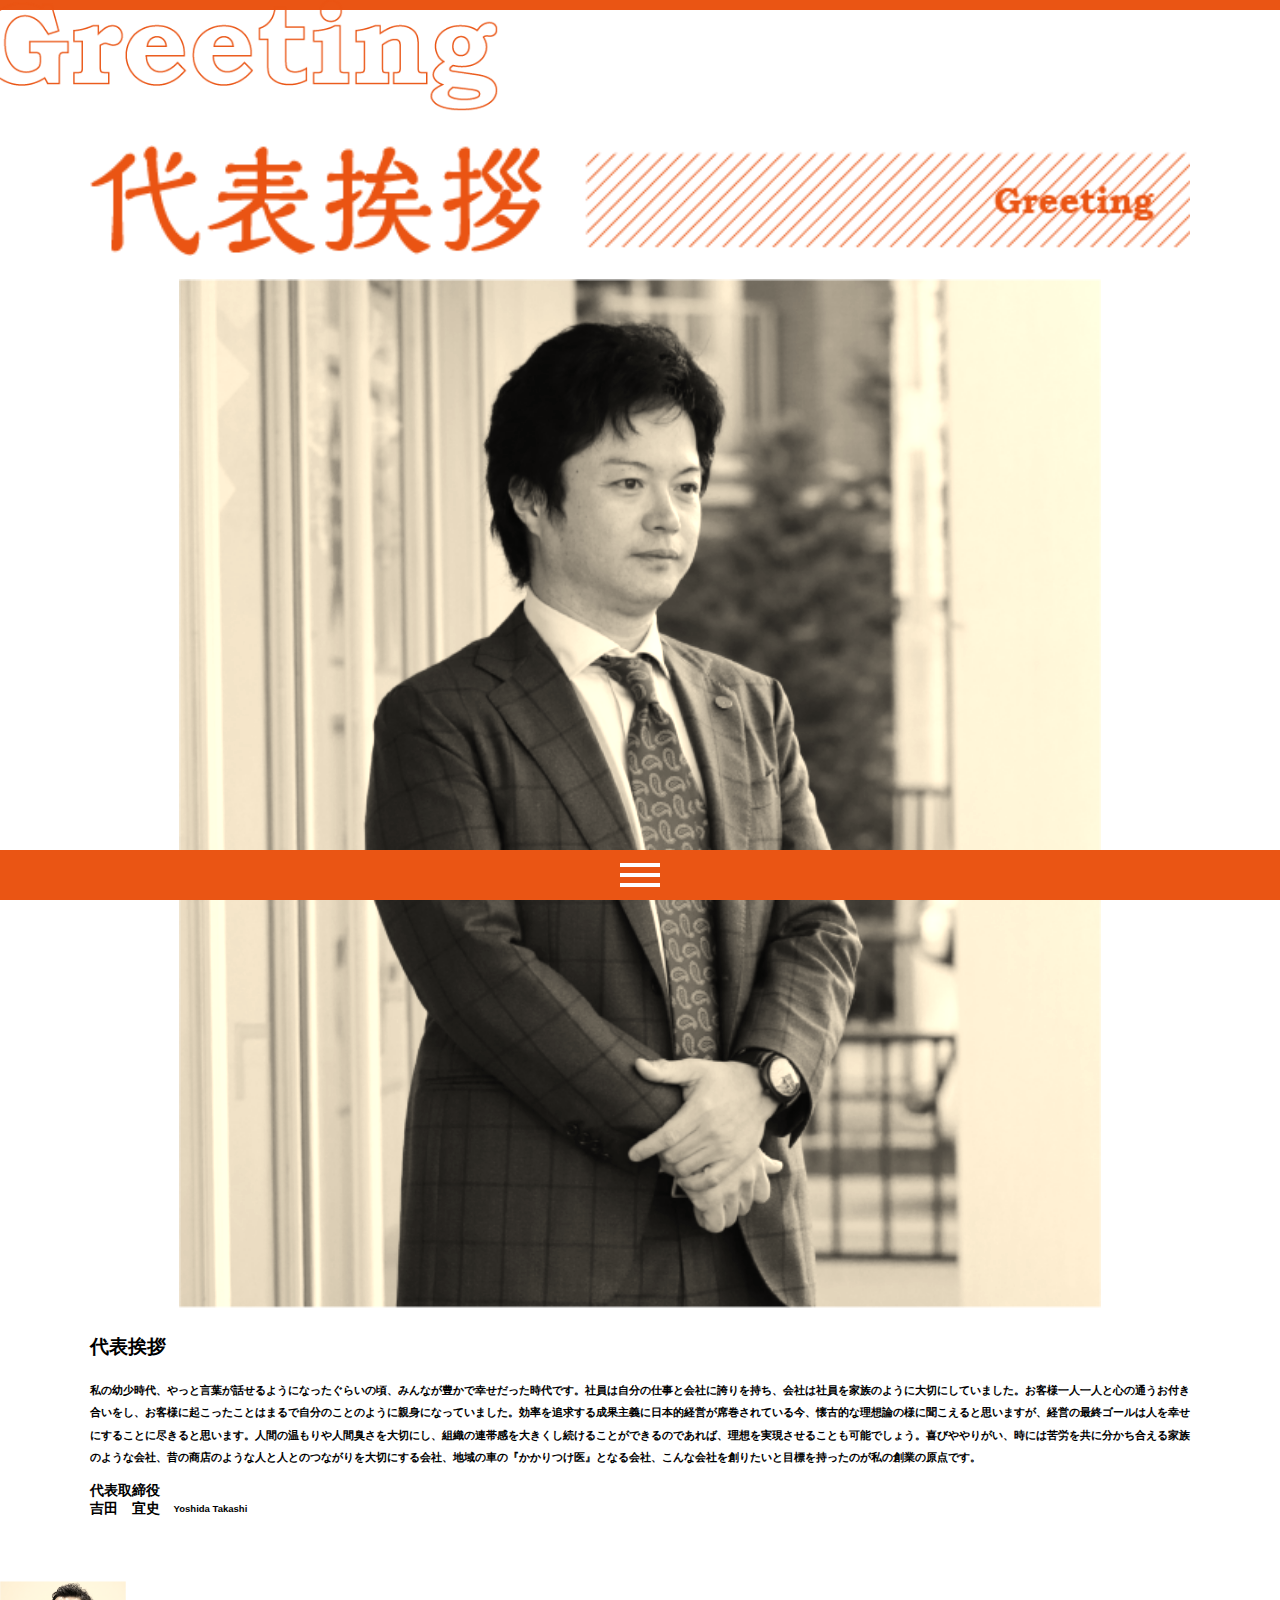
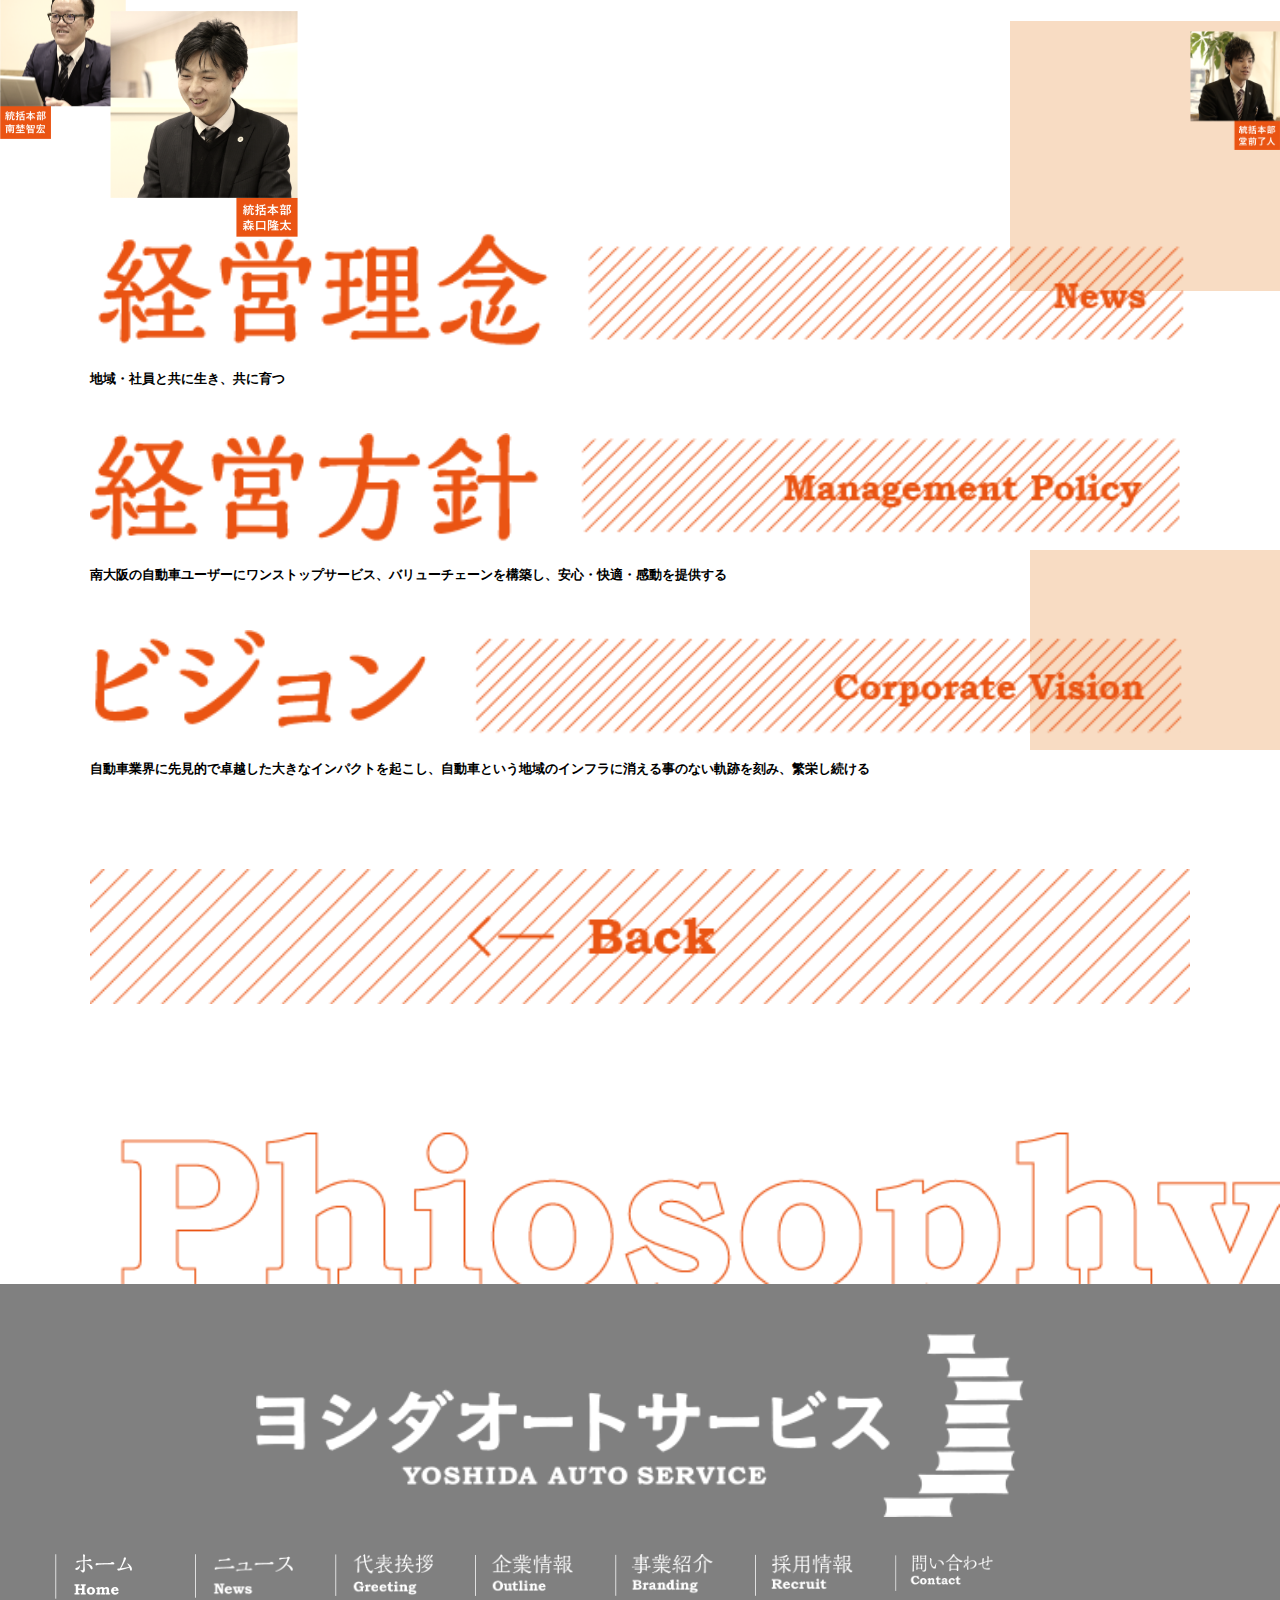
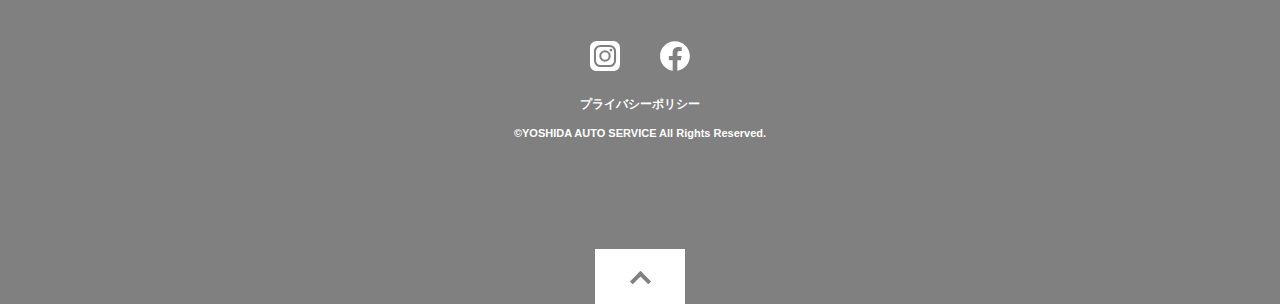
<file: greeting/index.html>
<!DOCTYPE html>
<html lang="ja">

<head>
    <meta charset="UTF-8">
    <meta name="viewport" content="width=device-width, initial-scale=1.0">
    <script src="https://ajax.googleapis.com/ajax/libs/jquery/3.3.1/jquery.min.js"></script>
    <script src="../common/js/script.js"></script>
    <title>ヨシダオートサービス｜代表挨拶</title>
    <link rel="stylesheet" href="../common/css/reset.css">
    <link rel="stylesheet" href="../common/css/template.css">
    <link rel="stylesheet" href="style.css">
</head>

<body>
    <div class="menu">
        <a class="menu_btn">
            <span class="menu_btn_line btnline-top"></span>
            <span class="menu_btn_line btnline-center"></span>
            <span class="menu_btn_line btnline-bottom"></span>
        </a>
        <nav class="menu_nav">
            <p class="menu_nav_logo">
                <img src="../common/img/footer_logo.png" alt="ヨシダオートサービス">
            </p>
            <ul class="menu_nav_list">
                <li>
                    <a href="../index.html">
                        <img src="../common/img/menu_nav1.png" alt="ホーム">
                    </a>
                </li>
                <li>
                    <a href="../news/index.html">
                        <img src="../common/img/menu_nav2.png" alt="ニュース">
                    </a>
                </li>
                <li>
                    <a href="index.html">
                        <img src="../common/img/menu_nav3.png" alt="代表挨拶">
                    </a>
                </li>
                <li>
                    <a href="../outline/index.html">
                        <img src="../common/img/menu_nav4.png" alt="企業情報">
                    </a>
                </li>
                <li>
                    <a href="../branding/index.html">
                        <img src="../common/img/menu_nav5.png" alt="事業紹介">
                    </a>
                </li>
                <li>
                    <a href="../recruit/index.html">
                        <img src="../common/img/menu_nav6.png" alt="採用情報">
                    </a>
                </li>
                <li>
                    <a href="../contact/index.html">
                        <img src="../common/img/menu_nav7.png" alt="問い合わせ">
                    </a>
                </li>
            </ul>
            <div class="menu_nav_sns">
                <div class="sns_instagram">
                    <a href="https://www.instagram.com/keinomori/"></a>
                </div>
                <div class="sns_facebook">
                    <a href="https://www.facebook.com/yosidaauto/"></a>
                </div>
            </div>
            <div class="menu_nav_policy">
                <a href="../privacy-policy/index.html">プライバシーポリシー</a>
            </div>
        </nav>
    </div>
    <main>
        <p class="main_logo">
            <img src="../common/img/greeting_logo.png" alt="Greeting">
        </p>
        <h2 class="main_title">
            <img src="../common/img/greeting_title.png" alt="代表挨拶">
        </h2>
        <div class="greeting">
            <div class="greeting_president">
                <img src="../common/img/greeting_president2.png" alt="">
            </div>
            <h3>代表挨拶</h3>
            <p class="greeting_text">私の幼少時代、やっと言葉が話せるようになったぐらいの頃、みんなが豊かで幸せだった時代です。社員は自分の仕事と会社に誇りを持ち、会社は社員を家族のように大切にしていました。お客様一人一人と心の通うお付き合いをし、お客様に起こったことはまるで自分のことのように親身になっていました。効率を追求する成果主義に日本的経営が席巻されている今、懐古的な理想論の様に聞こえると思いますが、経営の最終ゴールは人を幸せにすることに尽きると思います。人間の温もりや人間臭さを大切にし、組織の連帯感を大きくし続けることができるのであれば、理想を実現させることも可能でしょう。喜びややりがい、時には苦労を共に分かち合える家族のような会社、昔の商店のような人と人とのつながりを大切にする会社、地域の車の『かかりつけ医』となる会社、こんな会社を創りたいと目標を持ったのが私の創業の原点です。
            </p>
            <p class="greeting_name">
                代表取締役<br>
                吉田　宜史　<span>Yoshida Takashi</span>
            </p>
        </div>
        <div class="menbers">
            <div class="menber-1">
                <img src="../common/img/greeting_membar3.png" alt="">
            </div>
            <div class="menber-2">
                <img src="../common/img/greeting_membar2.png" alt="">
            </div>
            <div class="menber-3">
                <img src="../common/img/greeting_membar1.png" alt="">
            </div>
        </div>
        <div class="philosophy">
            <h2>
                <img src="../common/img/greeting_philosophy.png" alt="経営理念">
            </h2>
            <p>地域・社員と共に生き、共に育つ</p>
        </div>
        <div class="policy">
            <h2>
                <img src="../common/img/greeting_policy.png" alt="経営方針">
            </h2>
            <p>南大阪の自動車ユーザーにワンストップサービス、バリューチェーンを構築し、安心・快適・感動を提供する</p>
        </div>
        <div class="vision">
            <h2>
                <img src="../common/img/greeting_vision.png" alt="ビジョン">
            </h2>
            <p>自動車業界に先見的で卓越した大きなインパクトを起こし、自動車という地域のインフラに消える事のない軌跡を刻み、繁栄し続ける</p>
        </div>
        <div class="back-btn">
            <a href="../index.html">
                <img src="../common/img/back_btn.png" alt="BACK">
            </a>
        </div>
        <p class="main-logo">
            <img src="../common/img/philosophy.png" alt="Philosophy">
        </p>
    </main>
    <footer>
        <p class="footer_logo">
            <img src="../common/img/footer_logo.png" alt="ヨシダオートサービス">
        </p>
        <nav>
            <ul class="footer_nav">
                <li>
                    <a href="../index.html">
                        <img src="../common/img/footer_home.png" alt="ホーム">
                    </a>
                </li>
                <li>
                    <a href="../news/index.html">
                        <img src="../common/img/footer_news.png" alt="ニュース">
                    </a>
                </li>
                <li>
                    <a href="index.html">
                        <img src="../common/img/footer_greeting.png" alt="代表挨拶">
                    </a>
                </li>
                <li>
                    <a href="../outline/index.html">
                        <img src="../common/img/footer_outline.png" alt="企業情報">
                    </a>
                </li>
                <li>
                    <a href="../branding/index.html">
                        <img src="../common/img/footer_branding.png" alt="事業紹介">
                    </a>
                </li>
                <li>
                    <a href="../recruit/index.html">
                        <img src="../common/img/footer_recruit.png" alt="採用情報">
                    </a>
                </li>
                <li>
                    <a href="../contact/index.html">
                        <img src="../common/img/footer_contact.png" alt="問い合わせ">
                    </a>
                </li>
            </ul>
        </nav>
        <div class="footer_sns">
            <div class="sns_instagram">
                <a href="https://www.instagram.com/keinomori/"></a>
            </div>
            <div class="sns_facebook">
                <a href="https://www.facebook.com/yosidaauto/"></a>
            </div>
        </div>
        <div class="footer_policy">
            <a href="../privacy-policy/index.html">プライバシーポリシー</a>
        </div>
        <p class="footer_copyright">&copy;YOSHIDA AUTO SERVICE All Rights Reserved.</p>
        <div class="footer_movetop">
            <a href="#" class="js-movetop">
                <div></div>
            </a>
        </div>
    </footer>
</body>

</html>
</file>
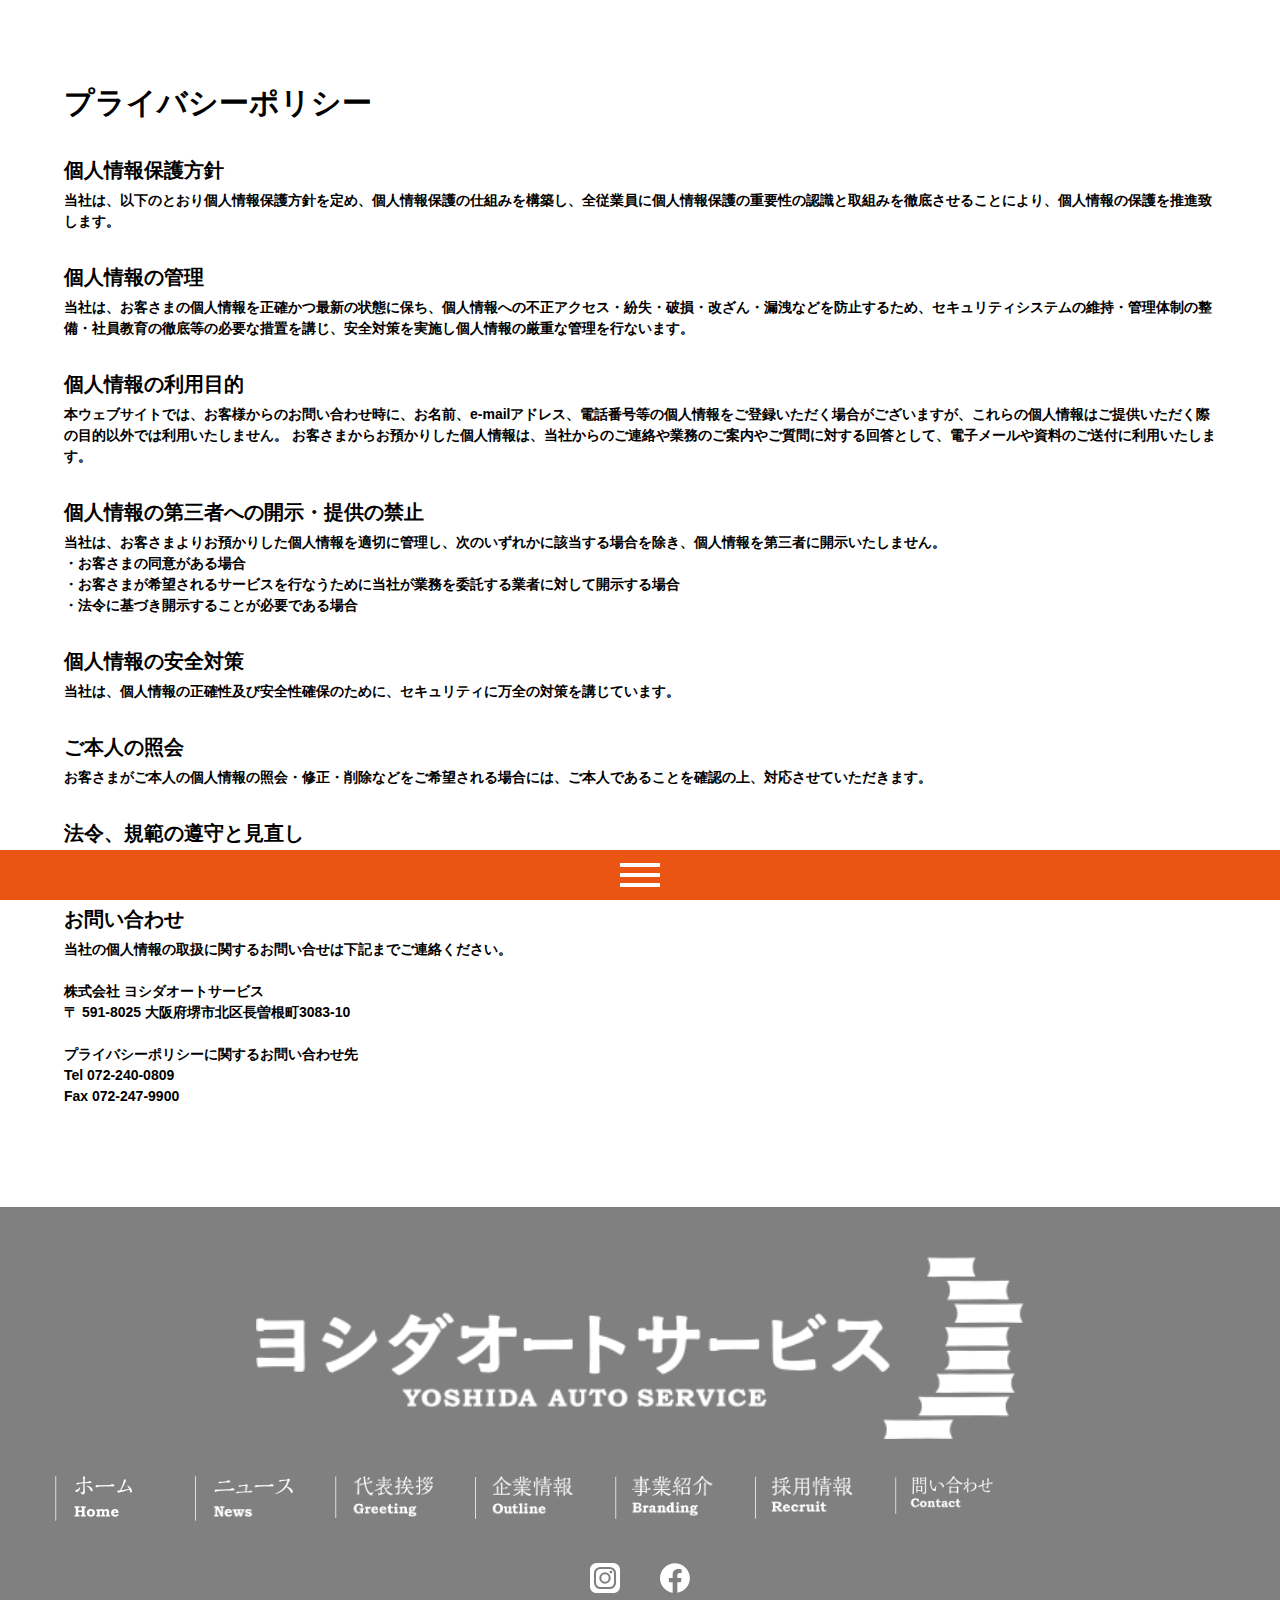
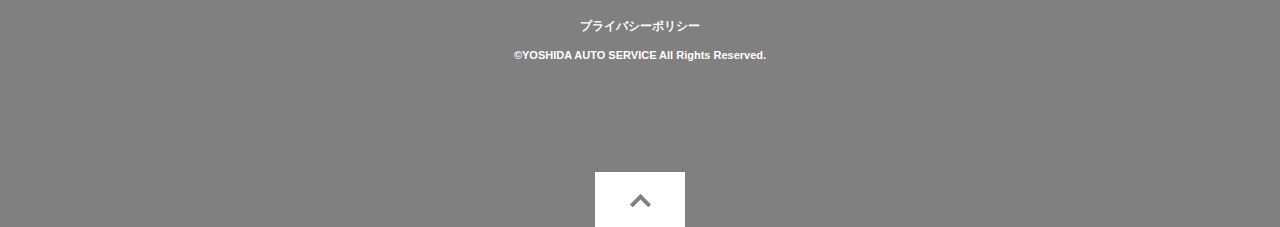
<file: privacy-policy/index.html>
<!DOCTYPE html>
<html lang="ja">

<head>
    <meta charset="UTF-8">
    <meta name="viewport" content="width=device-width, initial-scale=1.0">
    <script src="https://ajax.googleapis.com/ajax/libs/jquery/3.3.1/jquery.min.js"></script>
    <script src="../common/js/script.js"></script>
    <title>ヨシダオートサービス｜プライバシーポリシー</title>
    <link rel="stylesheet" href="../common/css/reset.css">
    <link rel="stylesheet" href="../common/css/template.css">
    <link rel="stylesheet" href="style.css">
</head>

<body>
    <div class="menu">
        <a class="menu_btn">
            <span class="menu_btn_line btnline-top"></span>
            <span class="menu_btn_line btnline-center"></span>
            <span class="menu_btn_line btnline-bottom"></span>
        </a>
        <nav class="menu_nav">
            <p class="menu_nav_logo">
                <img src="../common/img/footer_logo.png" alt="ヨシダオートサービス">
            </p>
            <ul class="menu_nav_list">
                <li>
                    <a href="../index.html">
                        <img src="../common/img/menu_nav1.png" alt="ホーム">
                    </a>
                </li>
                <li>
                    <a href="../news/index.html">
                        <img src="../common/img/menu_nav2.png" alt="ニュース">
                    </a>
                </li>
                <li>
                    <a href="../greeting/index.html">
                        <img src="../common/img/menu_nav3.png" alt="代表挨拶">
                    </a>
                </li>
                <li>
                    <a href="../outline/index.html">
                        <img src="../common/img/menu_nav4.png" alt="企業情報">
                    </a>
                </li>
                <li>
                    <a href="../branding/index.html">
                        <img src="../common/img/menu_nav5.png" alt="事業紹介">
                    </a>
                </li>
                <li>
                    <a href="../recruit/index.html">
                        <img src="../common/img/menu_nav6.png" alt="採用情報">
                    </a>
                </li>
                <li>
                    <a href="../contact/index.html">
                        <img src="../common/img/menu_nav7.png" alt="問い合わせ">
                    </a>
                </li>
            </ul>
            <div class="menu_nav_sns">
                <div class="sns_instagram">
                    <a href="https://www.instagram.com/keinomori/"></a>
                </div>
                <div class="sns_facebook">
                    <a href="https://www.facebook.com/yosidaauto/"></a>
                </div>
            </div>
            <div class="menu_nav_policy">
                <a href="index.html">プライバシーポリシー</a>
            </div>
        </nav>
    </div>
    <main>
        <h1>プライバシーポリシー</h1>
        <dl>
            <dt>個人情報保護方針</dt>
            <dd>
                当社は、以下のとおり個人情報保護方針を定め、個人情報保護の仕組みを構築し、全従業員に個人情報保護の重要性の認識と取組みを徹底させることにより、個人情報の保護を推進致します。
            </dd>
            <dt>個人情報の管理</dt>
            <dd>
                当社は、お客さまの個人情報を正確かつ最新の状態に保ち、個人情報への不正アクセス・紛失・破損・改ざん・漏洩などを防止するため、セキュリティシステムの維持・管理体制の整備・社員教育の徹底等の必要な措置を講じ、安全対策を実施し個人情報の厳重な管理を行ないます。
            </dd>
            <dt>個人情報の利用目的</dt>
            <dd>
                本ウェブサイトでは、お客様からのお問い合わせ時に、お名前、e-mailアドレス、電話番号等の個人情報をご登録いただく場合がございますが、これらの個人情報はご提供いただく際の目的以外では利用いたしません。
                お客さまからお預かりした個人情報は、当社からのご連絡や業務のご案内やご質問に対する回答として、電子メールや資料のご送付に利用いたします。
            </dd>
            <dt>個人情報の第三者への開示・提供の禁止</dt>
            <dd>
                当社は、お客さまよりお預かりした個人情報を適切に管理し、次のいずれかに該当する場合を除き、個人情報を第三者に開示いたしません。<br>
                ・お客さまの同意がある場合<br>
                ・お客さまが希望されるサービスを行なうために当社が業務を委託する業者に対して開示する場合<br>
                ・法令に基づき開示することが必要である場合
            </dd>
            <dt>個人情報の安全対策</dt>
            <dd>
                当社は、個人情報の正確性及び安全性確保のために、セキュリティに万全の対策を講じています。
            </dd>
            <dt>ご本人の照会</dt>
            <dd>
                お客さまがご本人の個人情報の照会・修正・削除などをご希望される場合には、ご本人であることを確認の上、対応させていただきます。
            </dd>
            <dt>法令、規範の遵守と見直し</dt>
            <dd>
                当社は、保有する個人情報に関して適用される日本の法令、その他規範を遵守するとともに、本ポリシーの内容を適宜見直し、その改善に努めます。
            </dd>
            <dt>お問い合わせ</dt>
            <dd>
                当社の個人情報の取扱に関するお問い合せは下記までご連絡ください。<br>
                <br>
                株式会社 ヨシダオートサービス<br>
                〒 591-8025 大阪府堺市北区長曽根町3083-10<br>
                <br>
                プライバシーポリシーに関するお問い合わせ先<br>
                Tel 072-240-0809<br>
                Fax 072-247-9900
            </dd>
        </dl>
    </main>
    <footer>
        <p class="footer_logo">
            <img src="../common/img/footer_logo.png" alt="ヨシダオートサービス">
        </p>
        <nav>
            <ul class="footer_nav">
                <li>
                    <a href="../index.html">
                        <img src="../common/img/footer_home.png" alt="ホーム">
                    </a>
                </li>
                <li>
                    <a href="../news/index.html">
                        <img src="../common/img/footer_news.png" alt="ニュース">
                    </a>
                </li>
                <li>
                    <a href="../greeting/index.html">
                        <img src="../common/img/footer_greeting.png" alt="代表挨拶">
                    </a>
                </li>
                <li>
                    <a href="../outline/index.html">
                        <img src="../common/img/footer_outline.png" alt="企業情報">
                    </a>
                </li>
                <li>
                    <a href="../branding/index.html">
                        <img src="../common/img/footer_branding.png" alt="事業紹介">
                    </a>
                </li>
                <li>
                    <a href="../recruit/index.html">
                        <img src="../common/img/footer_recruit.png" alt="採用情報">
                    </a>
                </li>
                <li>
                    <a href="../contact/index.html">
                        <img src="../common/img/footer_contact.png" alt="問い合わせ">
                    </a>
                </li>
            </ul>
        </nav>
        <div class="footer_sns">
            <div class="sns_instagram">
                <a href="https://www.instagram.com/keinomori/"></a>
            </div>
            <div class="sns_facebook">
                <a href="https://www.facebook.com/yosidaauto/"></a>
            </div>
        </div>
        <div class="footer_policy">
            <a href="index.html">プライバシーポリシー</a>
        </div>
        <p class="footer_copyright">&copy;YOSHIDA AUTO SERVICE All Rights Reserved.</p>
        <div class="footer_movetop">
            <a href="#" class="js-movetop">
                <div></div>
            </a>
        </div>
    </footer>
</body>

</html>
</file>
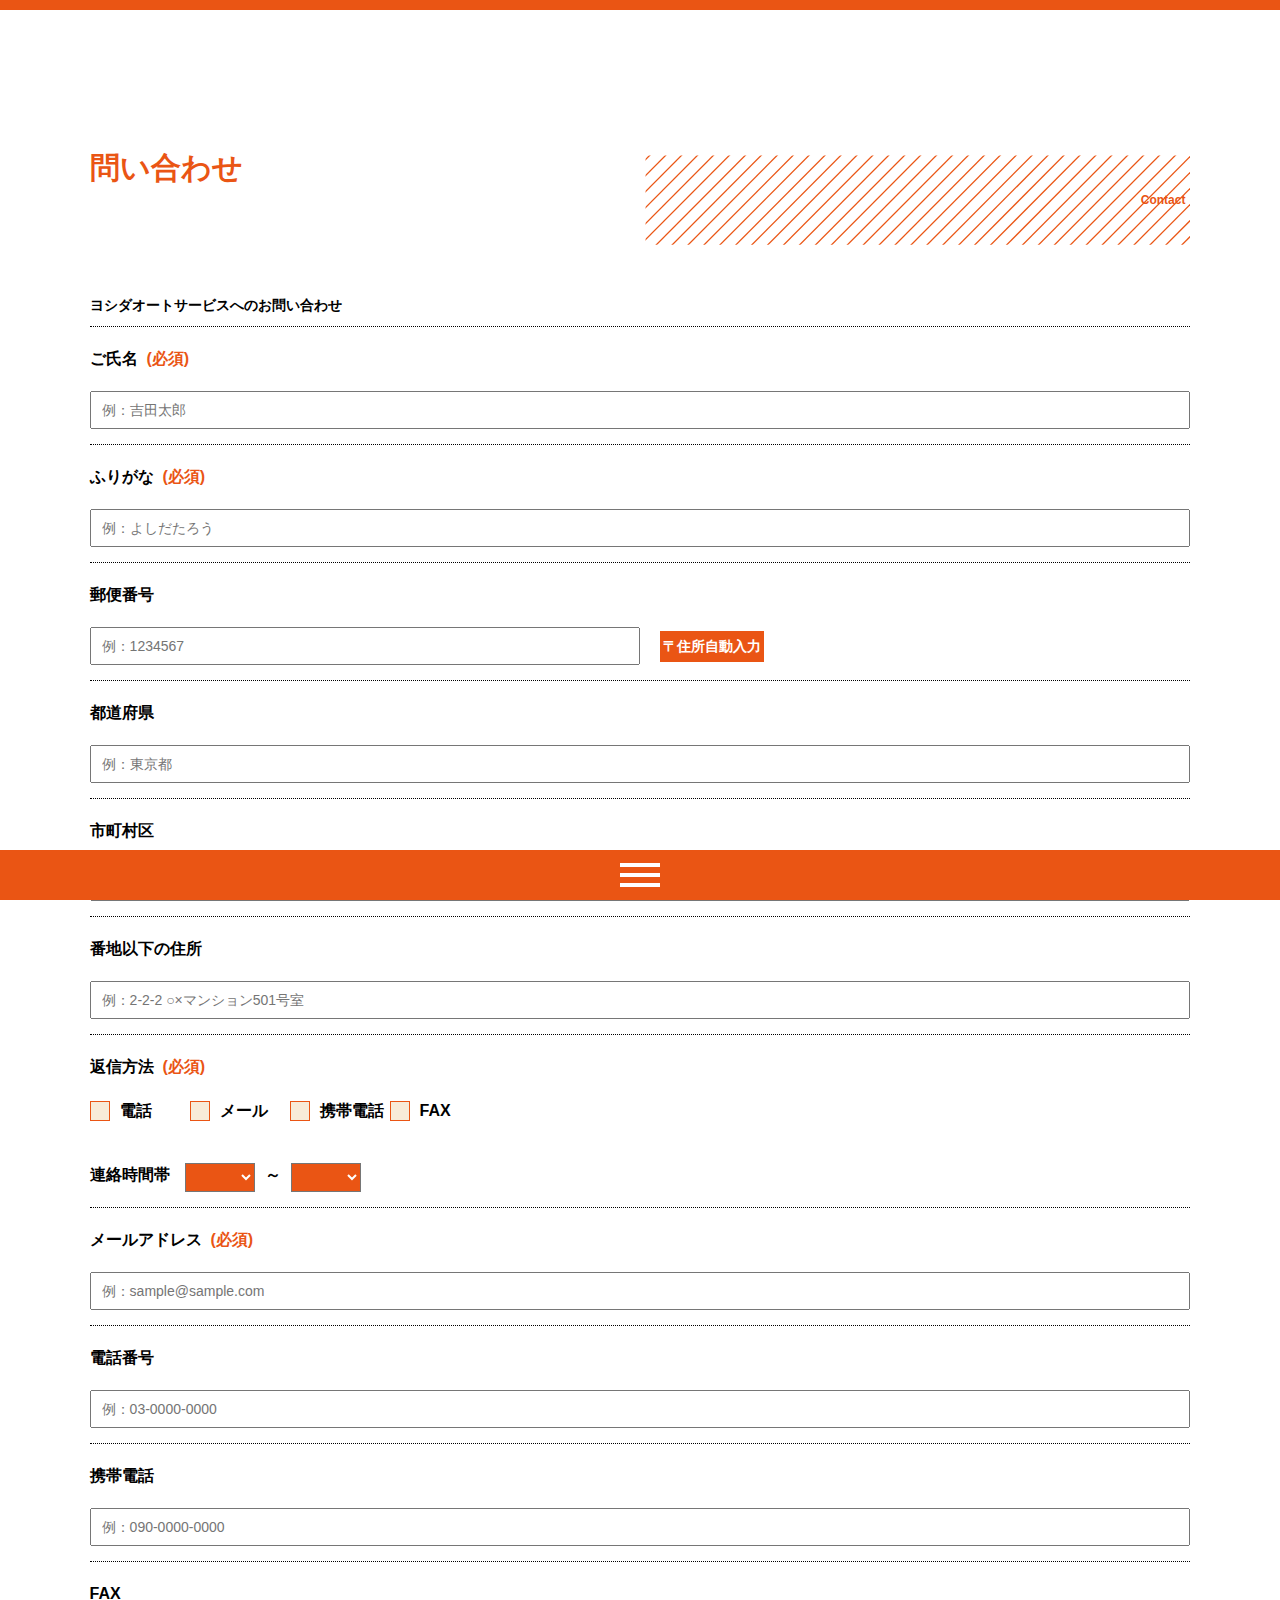
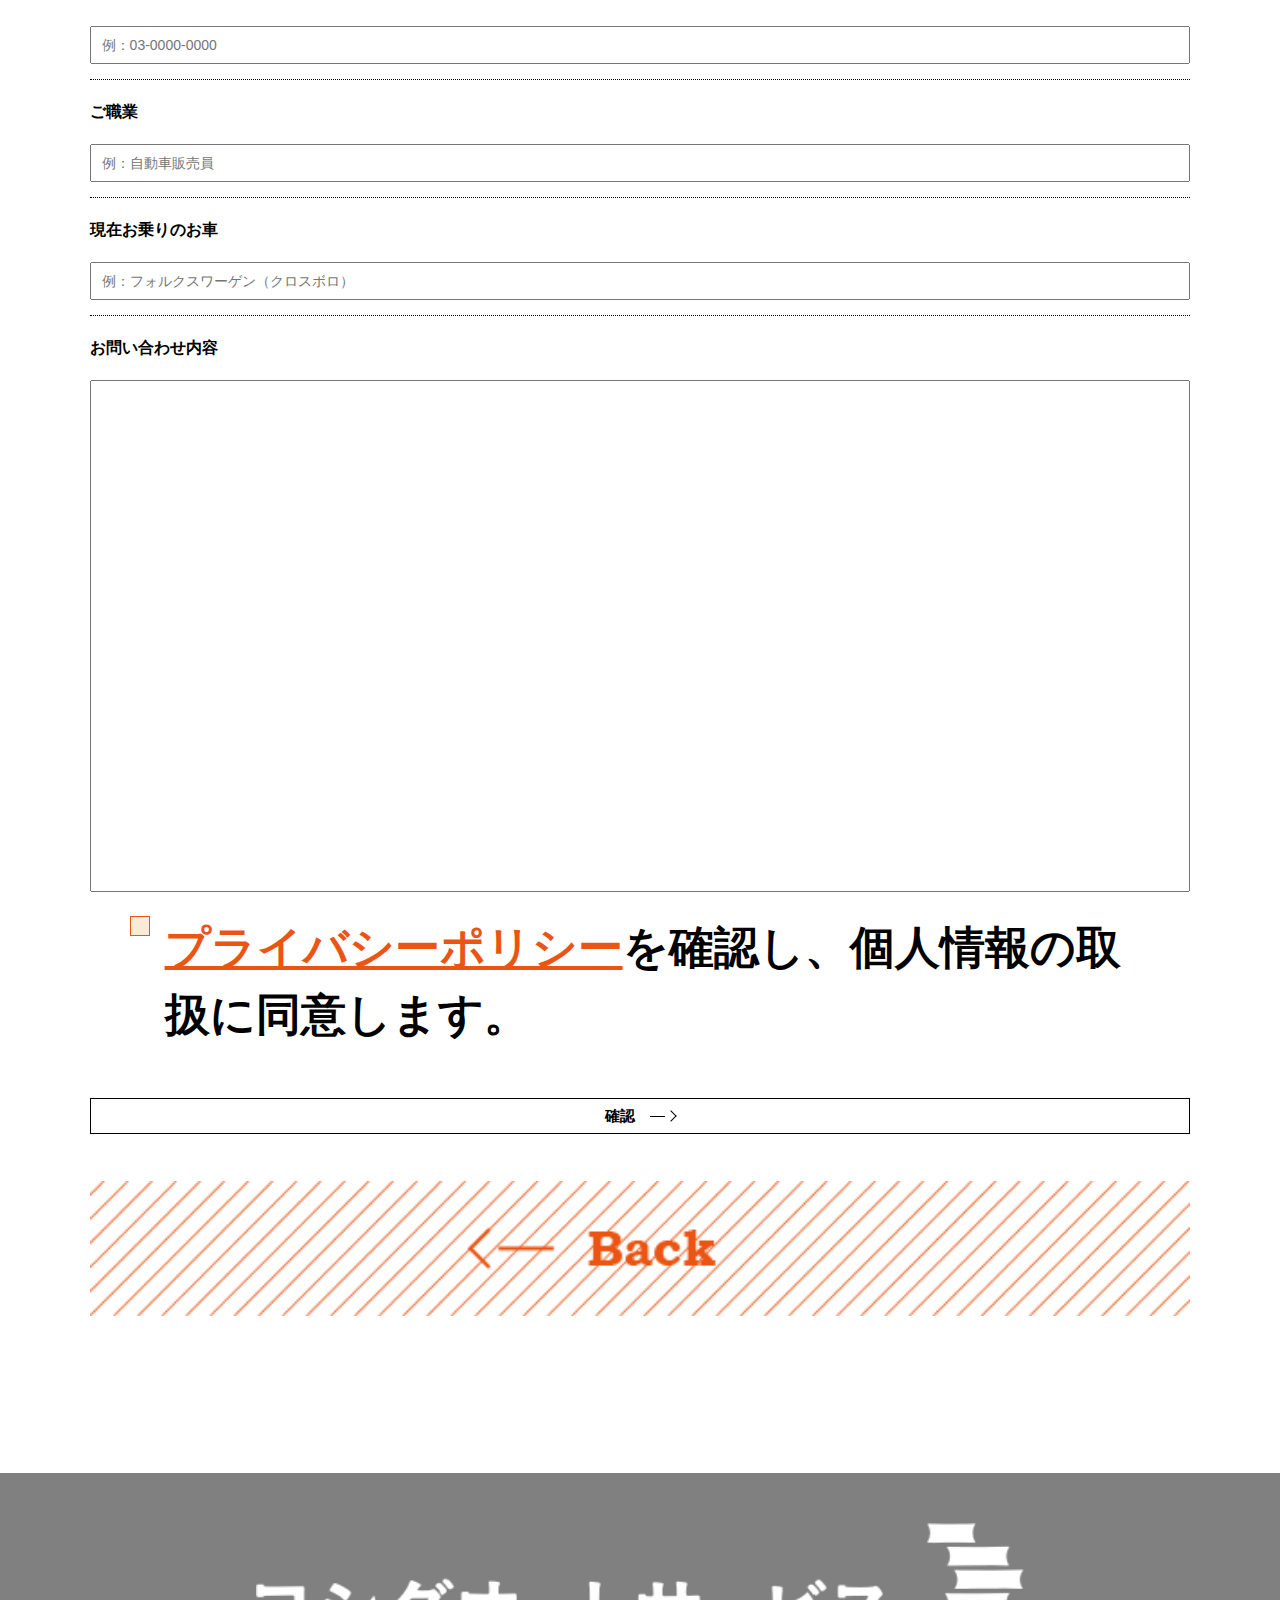
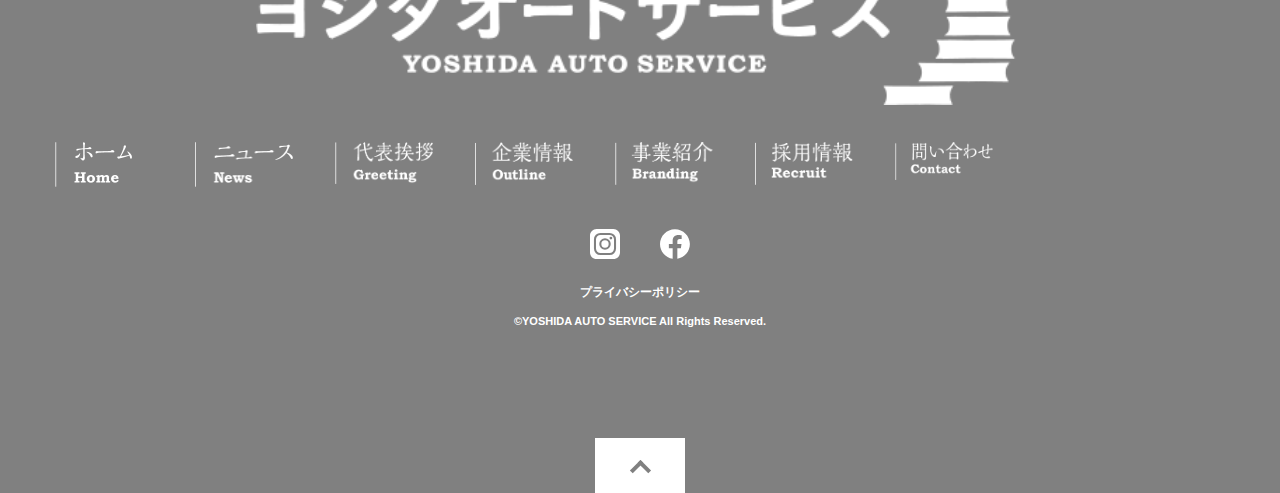
<file: contact/company/index.html>
<!DOCTYPE html>
<html lang="ja">

<head>
    <meta charset="UTF-8">
    <meta name="viewport" content="width=device-width, initial-scale=1.0">
    <script src="https://ajax.googleapis.com/ajax/libs/jquery/3.3.1/jquery.min.js"></script>
    <script src="https://ajaxzip3.github.io/ajaxzip3.js" charset="UTF-8"></script>
    <script src="../../common/js/script.js"></script>
    <title>ヨシダオートサービス｜ご意見・ご感想</title>
    <link rel="stylesheet" href="../../common/css/reset.css">
    <link rel="stylesheet" href="../../common/css/template.css">
    <link rel="stylesheet" href="style.css">
</head>

<body>
    <div class="menu">
        <a class="menu_btn">
            <span class="menu_btn_line btnline-top"></span>
            <span class="menu_btn_line btnline-center"></span>
            <span class="menu_btn_line btnline-bottom"></span>
        </a>
        <nav class="menu_nav">
            <p class="menu_nav_logo">
                <img src="../../common/img/footer_logo.png" alt="ヨシダオートサービス">
            </p>
            <ul class="menu_nav_list">
                <li>
                    <a href="../../index.html">
                        <img src="../../common/img/menu_nav1.png" alt="ホーム">
                    </a>
                </li>
                <li>
                    <a href="../../news/index.html">
                        <img src="../../common/img/menu_nav2.png" alt="ニュース">
                    </a>
                </li>
                <li>
                    <a href="../../greeting/index.html">
                        <img src="../../common/img/menu_nav3.png" alt="代表挨拶">
                    </a>
                </li>
                <li>
                    <a href="../../outline/index.html">
                        <img src="../../common/img/menu_nav4.png" alt="企業情報">
                    </a>
                </li>
                <li>
                    <a href="../../branding/index.html">
                        <img src="../../common/img/menu_nav5.png" alt="事業紹介">
                    </a>
                </li>
                <li>
                    <a href="../../recruit/index.html">
                        <img src="../../common/img/menu_nav6.png" alt="採用情報">
                    </a>
                </li>
                <li>
                    <a href="../index.html">
                        <img src="../../common/img/menu_nav7.png" alt="問い合わせ">
                    </a>
                </li>
            </ul>
            <div class="menu_nav_sns">
                <div class="sns_instagram">
                    <a href="https://www.instagram.com/keinomori/"></a>
                </div>
                <div class="sns_facebook">
                    <a href="https://www.facebook.com/yosidaauto/"></a>
                </div>
            </div>
            <div class="menu_nav_policy">
                <a href="../../privacy-policy/index.html">プライバシーポリシー</a>
            </div>
        </nav>
    </div>
    <main>
        <div class="title">
            <h2 class="">問い合わせ</h2>
            <div class="diagonal-line">
                <span>Contact</span>
            </div>
        </div>
        <p class="main_text">ヨシダオートサービスへのお問い合わせ</p>
        <form action="#">
            <div class="main_contact">
                <label for="name">ご氏名<span>&nbsp;&nbsp;(必須)</span></label>
                <input id="name" type="text" placeholder="例：吉田太郎" required>
            </div>
            <div class="main_contact">
                <label for="hurigana">ふりがな<span>&nbsp;&nbsp;(必須)</span></label>
                <input id="hurigana" type="text" placeholder="例：よしだたろう" required>
            </div>
            <div class="main_contact contact_post">
                <label for="post">郵便番号</label>
                <div class="post_research">
                    <input id="post" type="text" placeholder="例：1234567" maxlength="7" name="post">
                    <p>
                        <a class="js-post-research" href="">&#12306;住所自動入力</a>
                    </p>
                </div>
            </div>
            <div class="main_contact">
                <label for="pref">都道府県</label>
                <input id="pref" type="text" name="pref" placeholder="例：東京都">
            </div>
            <div class="main_contact">
                <label for="addr1">市町村区</label>
                <input id="addr1" type="text" name="addr1" placeholder="例：品川区芝浦">
            </div>
            <div class="main_contact">
                <label for="addr2">番地以下の住所</label>
                <input id="addr2" type="text" name="addr2" placeholder="例：2-2-2 ○×マンション501号室">
            </div>
            <div class="main_contact contact_reply">
                <label>返信方法<span>&nbsp;&nbsp;(必須)</span></label>
                <div class="checkboxes">
                    <div class="chkbox">
                        <input type="checkbox" id="chkbox1" name="reply" value="1" />
                        <label for="chkbox1">電話</label>
                    </div>
                    <div class="chkbox">
                        <input type="checkbox" id="chkbox2" name="reply" value="2" />
                        <label for="chkbox2">メール</label>
                    </div>
                    <div class="chkbox">
                        <input type="checkbox" id="chkbox3" name="reply" value="3" />
                        <label for="chkbox3">携帯電話</label>
                    </div>
                    <div class="chkbox">
                        <input type="checkbox" id="chkbox4" name="reply" value="4" />
                        <label for="chkbox4">FAX</label>
                    </div>
                </div>
                <div class="select-hour">
                    <p class="select-hour_text">連絡時間帯</p>
                    <select name="before-hour">
                        <option></option>
                        <option value="ten">10:00</option>
                        <option value="twelve">12:00</option>
                        <option value="fourteen">14:00</option>
                        <option value="sixteen">16:00</option>
                        <option value="eighteen">18:00</option>
                        <option value="tyenty">20:00</option>
                    </select>
                    <p class="select-hour_tilde">～</p>
                    <select name="after-hour">
                        <option></option>
                        <option value="twelve">12:00</option>
                        <option value="fourteen">14:00</option>
                        <option value="sixteen">16:00</option>
                        <option value="eighteen">18:00</option>
                        <option value="tyenty">20:00</option>
                        <option value="tyenty-one">21:00</option>
                    </select>
                </div>
            </div>
            <div class="main_contact">
                <label for="mail-addr">メールアドレス<span>&nbsp;&nbsp;(必須)</span></label>
                <input id="mail-addr" type="text" placeholder="例：sample@sample.com" required>
            </div>
            <div class="main_contact contact-phone">
                <label for="phone">電話番号<span>&nbsp;&nbsp;(必須)</span></label>
                <input id="phone" type="text" placeholder="例：03-0000-0000">
            </div>
            <div class="main_contact contact-mobile">
                <label for="mobile">携帯電話<span>&nbsp;&nbsp;(必須)</span></label>
                <input id="mobile" type="text" placeholder="例：090-0000-0000">
            </div>
            <div class="main_contact contact-fax">
                <label for="fax">FAX<span>&nbsp;&nbsp;(必須)</span></label>
                <input id="fax" type="text" placeholder="例：03-0000-0000">
            </div>
            <div class="main_contact">
                <label for="work">ご職業</label>
                <input id="work" type="text" placeholder="例：自動車販売員">
            </div>
            <div class="main_contact">
                <label for="car">現在お乗りのお車</label>
                <input id="car" type="text" placeholder="例：フォルクスワーゲン（クロスボロ）">
            </div>
            <div class="main_contact contact-content">
                <label for="content">お問い合わせ内容</label>
                <textarea id="content" cols="30" rows="10"></textarea>
            </div>
        </form>
        <div class="privacy">
            <input type="checkbox" id="privacy" name="privacy" />
            <label for="privacy"></label>
            <div class="privacy_text">
                <a href="#">プライバシーポリシー</a>を確認し、個人情報の取扱に同意します。
            </div>
        </div>
        <div class="confirmation_btn">
            <a href="#">
                <span>確認</span>
            </a>
        </div>
        <div class="back-btn">
            <a href="../index.html">
                <img src="../../common/img/back_btn.png" alt="BACK">
            </a>
        </div>
    </main>
    <footer>
        <p class="footer_logo">
            <img src="../../common/img/footer_logo.png" alt="ヨシダオートサービス">
        </p>
        <nav>
            <ul class="footer_nav">
                <li>
                    <a href="../../index.html">
                        <img src="../../common/img/footer_home.png" alt="ホーム">
                    </a>
                </li>
                <li>
                    <a href="../../news/index.html">
                        <img src="../../common/img/footer_news.png" alt="ニュース">
                    </a>
                </li>
                <li>
                    <a href="../../greeting/index.html">
                        <img src="../../common/img/footer_greeting.png" alt="代表挨拶">
                    </a>
                </li>
                <li>
                    <a href="../../outline/index.html">
                        <img src="../../common/img/footer_outline.png" alt="企業情報">
                    </a>
                </li>
                <li>
                    <a href="../../branding/index.html">
                        <img src="../../common/img/footer_branding.png" alt="事業紹介">
                    </a>
                </li>
                <li>
                    <a href="../../recruit/index.html">
                        <img src="../../common/img/footer_recruit.png" alt="採用情報">
                    </a>
                </li>
                <li>
                    <a href="../index.html">
                        <img src="../../common/img/footer_contact.png" alt="問い合わせ">
                    </a>
                </li>
            </ul>
        </nav>
        <div class="footer_sns">
            <div class="sns_instagram">
                <a href="https://www.instagram.com/keinomori/"></a>
            </div>
            <div class="sns_facebook">
                <a href="https://www.facebook.com/yosidaauto/"></a>
            </div>
        </div>
        <div class="footer_policy">
            <a href="../../privacy-policy/index.html">プライバシーポリシー</a>
        </div>
        <p class="footer_copyright">&copy;YOSHIDA AUTO SERVICE All Rights Reserved.</p>
        <div class="footer_movetop">
            <a href="#" class="js-movetop">
                <div></div>
            </a>
        </div>
    </footer>
</body>

</html>
</file>
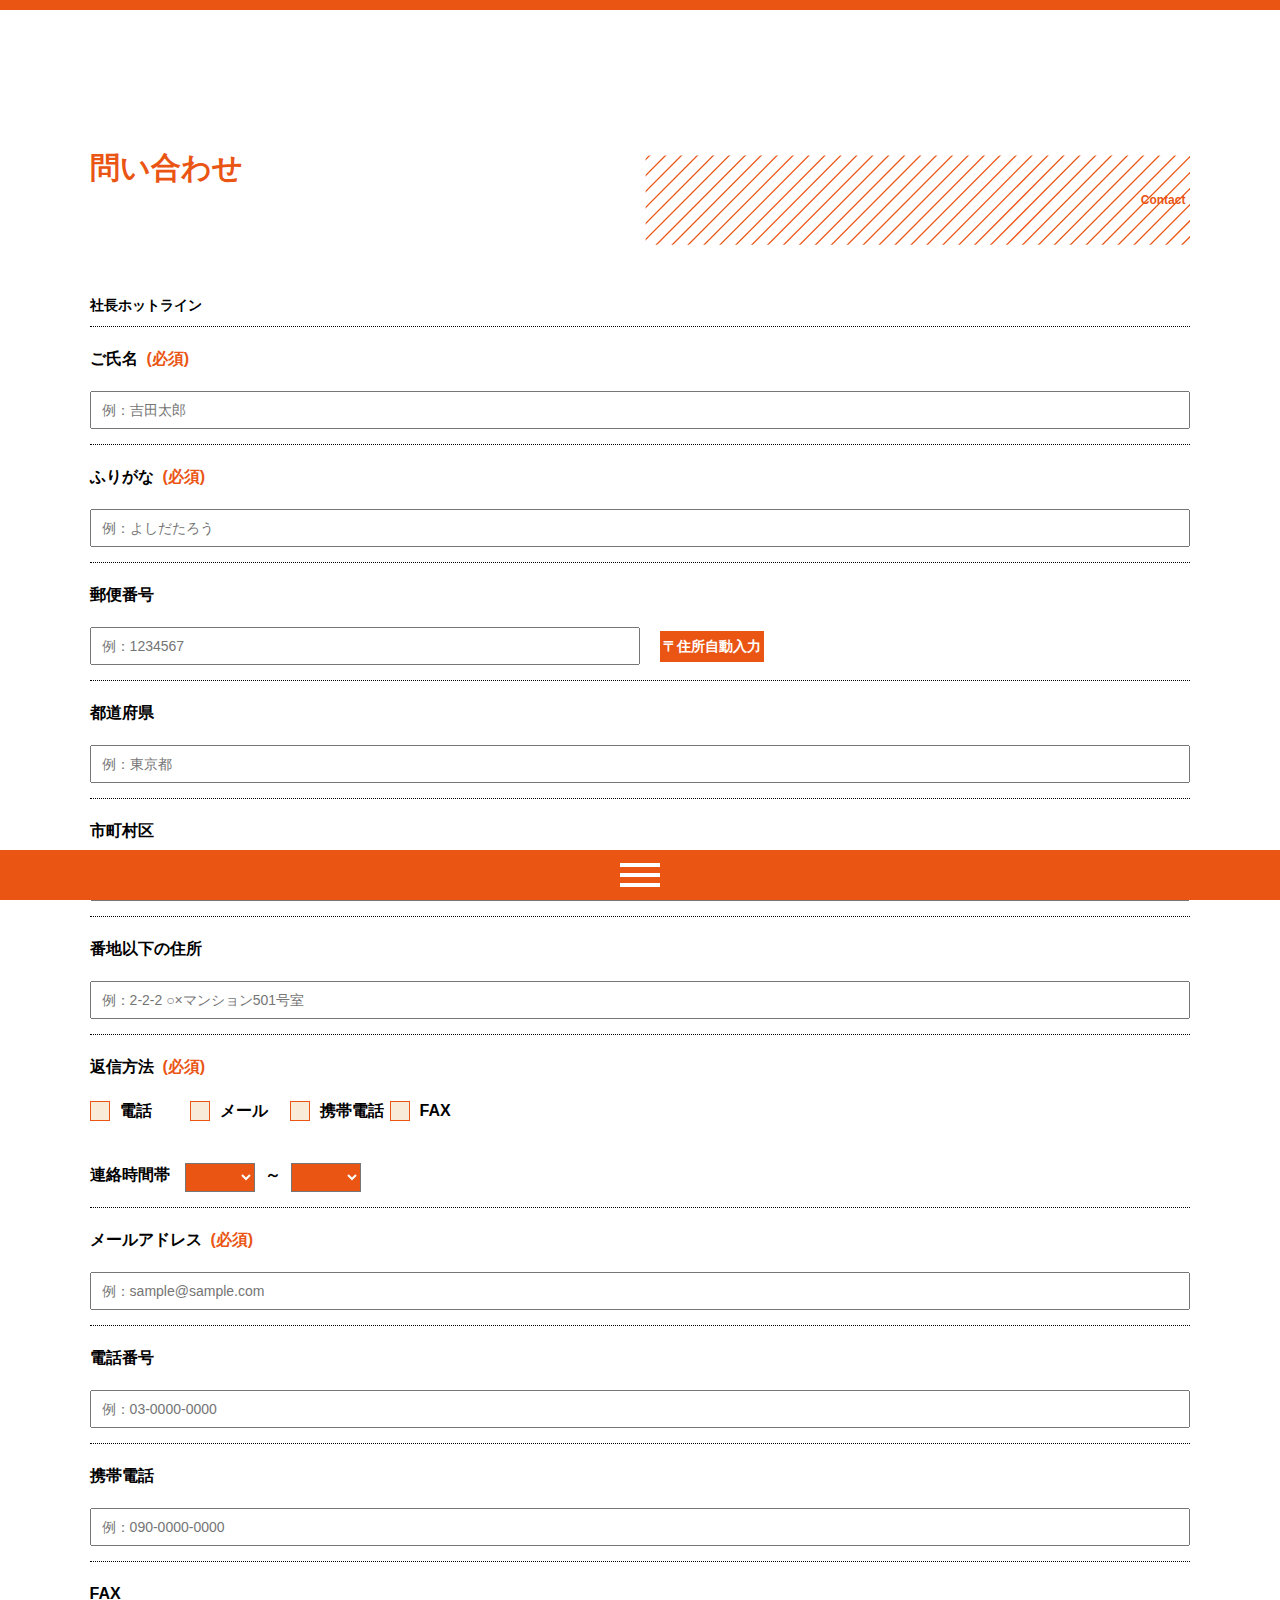
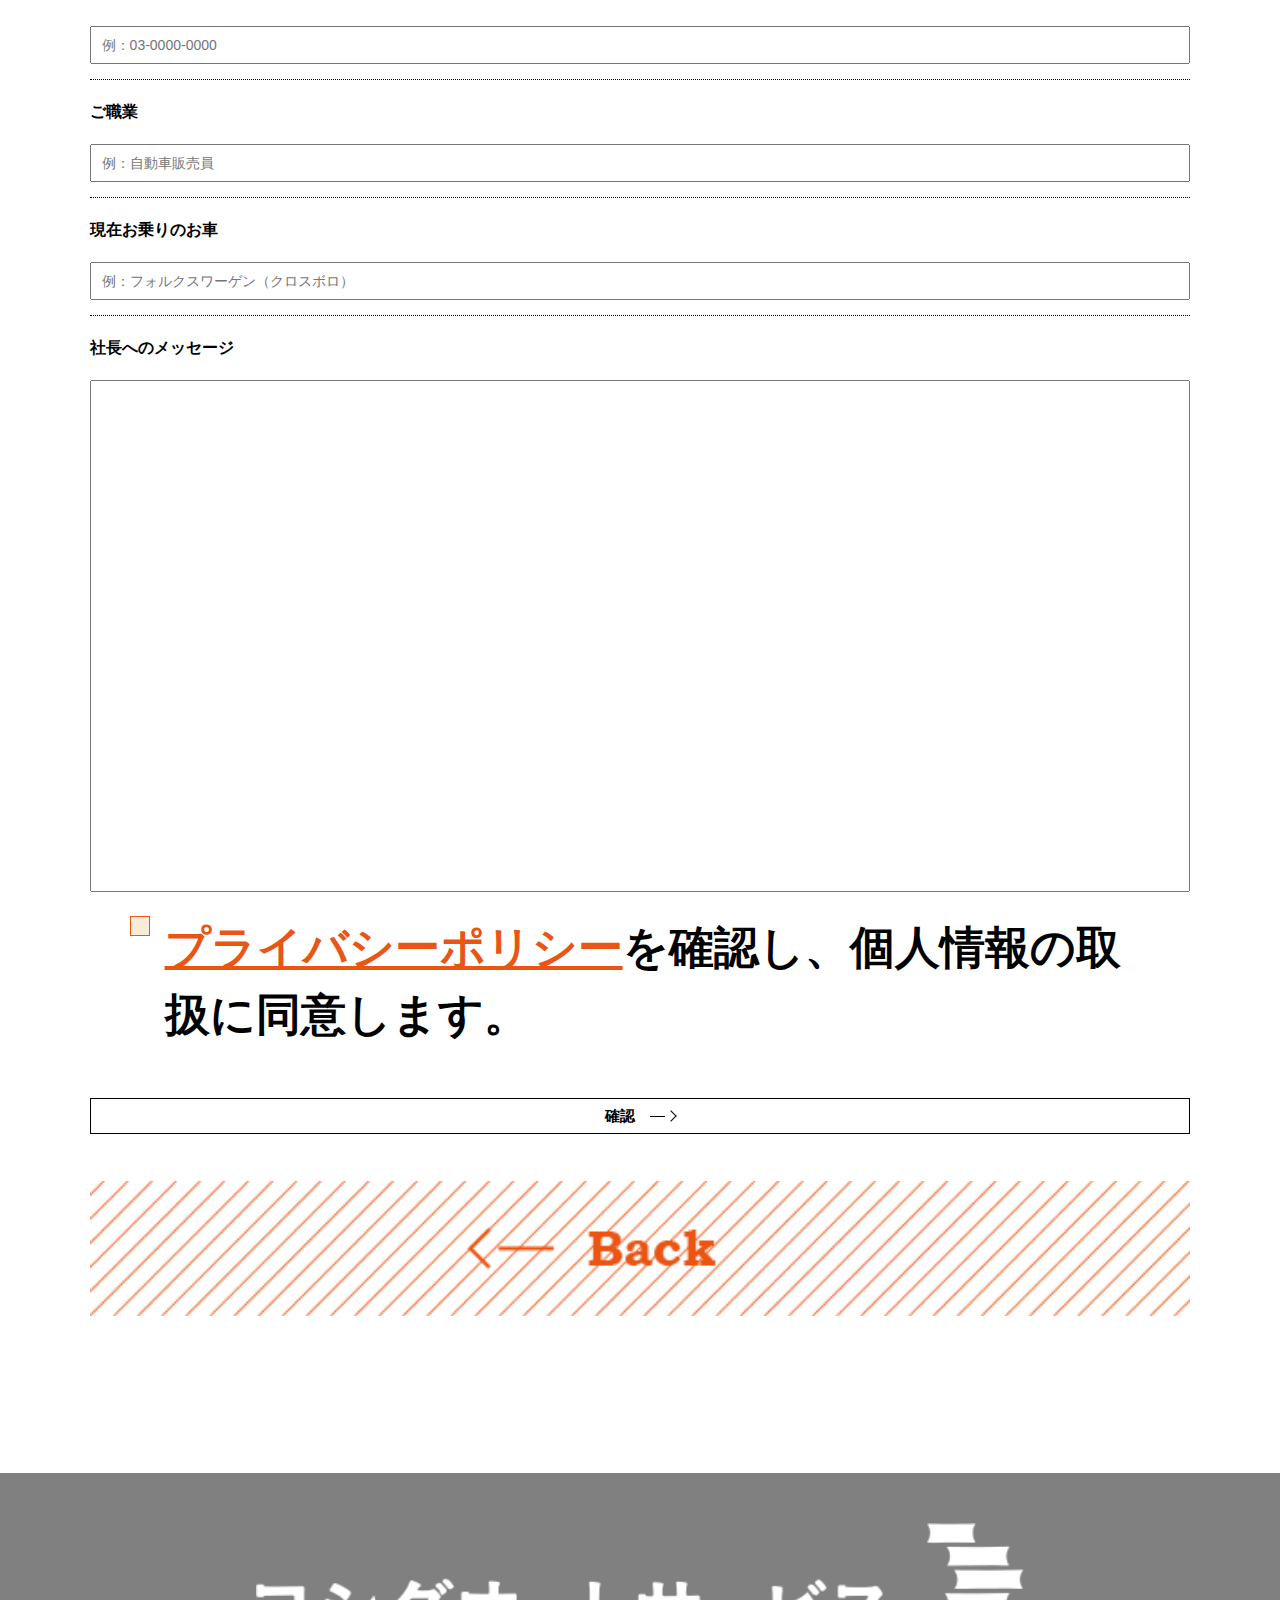
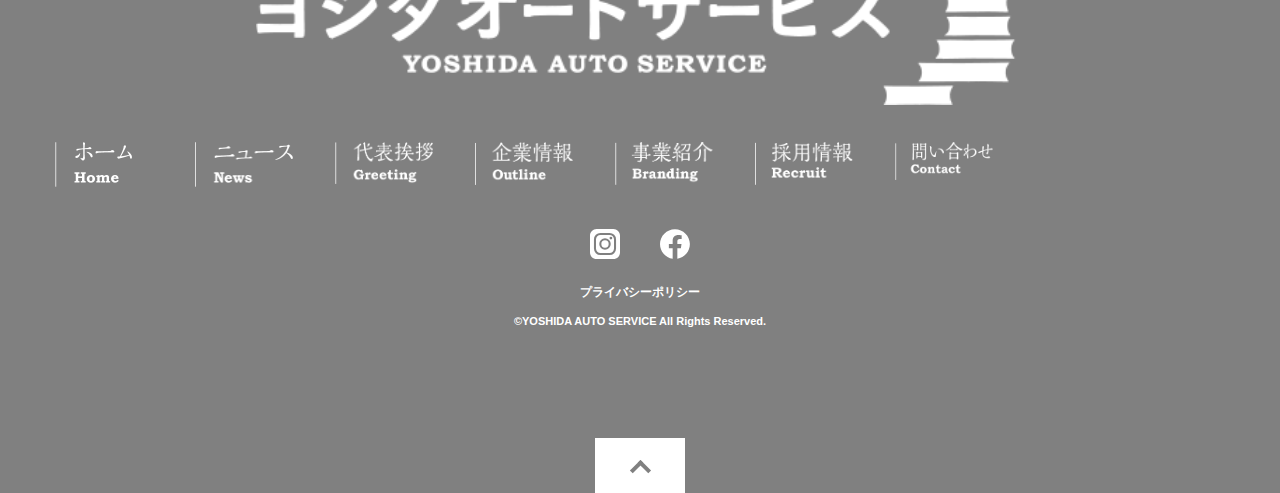
<file: contact/president/index.html>
<!DOCTYPE html>
<html lang="ja">

<head>
    <meta charset="UTF-8">
    <meta name="viewport" content="width=device-width, initial-scale=1.0">
    <script src="https://ajax.googleapis.com/ajax/libs/jquery/3.3.1/jquery.min.js"></script>
    <script src="https://ajaxzip3.github.io/ajaxzip3.js" charset="UTF-8"></script>
    <script src="../../common/js/script.js"></script>
    <title>ヨシダオートサービス｜社長ホットライン</title>
    <link rel="stylesheet" href="../../common/css/reset.css">
    <link rel="stylesheet" href="../../common/css/template.css">
    <link rel="stylesheet" href="style.css">
</head>

<body>
    <div class="menu">
        <a class="menu_btn">
            <span class="menu_btn_line btnline-top"></span>
            <span class="menu_btn_line btnline-center"></span>
            <span class="menu_btn_line btnline-bottom"></span>
        </a>
        <nav class="menu_nav">
            <p class="menu_nav_logo">
                <img src="../../common/img/footer_logo.png" alt="ヨシダオートサービス">
            </p>
            <ul class="menu_nav_list">
                <li>
                    <a href="../../index.html">
                        <img src="../../common/img/menu_nav1.png" alt="ホーム">
                    </a>
                </li>
                <li>
                    <a href="../../news/index.html">
                        <img src="../../common/img/menu_nav2.png" alt="ニュース">
                    </a>
                </li>
                <li>
                    <a href="../../greeting/index.html">
                        <img src="../../common/img/menu_nav3.png" alt="代表挨拶">
                    </a>
                </li>
                <li>
                    <a href="../../outline/index.html">
                        <img src="../../common/img/menu_nav4.png" alt="企業情報">
                    </a>
                </li>
                <li>
                    <a href="../../branding/index.html">
                        <img src="../../common/img/menu_nav5.png" alt="事業紹介">
                    </a>
                </li>
                <li>
                    <a href="../../recruit/index.html">
                        <img src="../../common/img/menu_nav6.png" alt="採用情報">
                    </a>
                </li>
                <li>
                    <a href="../index.html">
                        <img src="../../common/img/menu_nav7.png" alt="問い合わせ">
                    </a>
                </li>
            </ul>
            <div class="menu_nav_sns">
                <div class="sns_instagram">
                    <a href="https://www.instagram.com/keinomori/"></a>
                </div>
                <div class="sns_facebook">
                    <a href="https://www.facebook.com/yosidaauto/"></a>
                </div>
            </div>
            <div class="menu_nav_policy">
                <a href="../../privacy-policy/index.html">プライバシーポリシー</a>
            </div>
        </nav>
    </div>
    <main>
        <div class="title">
            <h2 class="">問い合わせ</h2>
            <div class="diagonal-line">
                <span>Contact</span>
            </div>
        </div>
        <p class="main_text">社長ホットライン</p>
        <form action="#">
            <div class="main_contact">
                <label for="name">ご氏名<span>&nbsp;&nbsp;(必須)</span></label>
                <input id="name" type="text" placeholder="例：吉田太郎" required>
            </div>
            <div class="main_contact">
                <label for="hurigana">ふりがな<span>&nbsp;&nbsp;(必須)</span></label>
                <input id="hurigana" type="text" placeholder="例：よしだたろう" required>
            </div>
            <div class="main_contact contact_post">
                <label for="post">郵便番号</label>
                <div class="post_research">
                    <input id="post" type="text" placeholder="例：1234567" maxlength="7" name="post">
                    <p>
                        <a class="js-post-research" href="">&#12306;住所自動入力</a>
                    </p>
                </div>
            </div>
            <div class="main_contact">
                <label for="pref">都道府県</label>
                <input id="pref" type="text" name="pref" placeholder="例：東京都">
            </div>
            <div class="main_contact">
                <label for="addr1">市町村区</label>
                <input id="addr1" type="text" name="addr1" placeholder="例：品川区芝浦">
            </div>
            <div class="main_contact">
                <label for="addr2">番地以下の住所</label>
                <input id="addr2" type="text" name="addr2" placeholder="例：2-2-2 ○×マンション501号室">
            </div>
            <div class="main_contact contact_reply">
                <label>返信方法<span>&nbsp;&nbsp;(必須)</span></label>
                <div class="checkboxes">
                    <div class="chkbox">
                        <input type="checkbox" id="chkbox1" name="reply" value="1" />
                        <label for="chkbox1">電話</label>
                    </div>
                    <div class="chkbox">
                        <input type="checkbox" id="chkbox2" name="reply" value="2" />
                        <label for="chkbox2">メール</label>
                    </div>
                    <div class="chkbox">
                        <input type="checkbox" id="chkbox3" name="reply" value="3" />
                        <label for="chkbox3">携帯電話</label>
                    </div>
                    <div class="chkbox">
                        <input type="checkbox" id="chkbox4" name="reply" value="4" />
                        <label for="chkbox4">FAX</label>
                    </div>
                </div>
                <div class="select-hour">
                    <p class="select-hour_text">連絡時間帯</p>
                    <select name="before-hour">
                        <option></option>
                        <option value="ten">10:00</option>
                        <option value="twelve">12:00</option>
                        <option value="fourteen">14:00</option>
                        <option value="sixteen">16:00</option>
                        <option value="eighteen">18:00</option>
                        <option value="tyenty">20:00</option>
                    </select>
                    <p class="select-hour_tilde">～</p>
                    <select name="after-hour">
                        <option></option>
                        <option value="twelve">12:00</option>
                        <option value="fourteen">14:00</option>
                        <option value="sixteen">16:00</option>
                        <option value="eighteen">18:00</option>
                        <option value="tyenty">20:00</option>
                        <option value="tyenty-one">21:00</option>
                    </select>
                </div>
            </div>
            <div class="main_contact">
                <label for="mail-addr">メールアドレス<span>&nbsp;&nbsp;(必須)</span></label>
                <input id="mail-addr" type="text" placeholder="例：sample@sample.com" required>
            </div>
            <div class="main_contact contact-phone">
                <label for="phone">電話番号<span>&nbsp;&nbsp;(必須)</span></label>
                <input id="phone" type="text" placeholder="例：03-0000-0000">
            </div>
            <div class="main_contact contact-mobile">
                <label for="mobile">携帯電話<span>&nbsp;&nbsp;(必須)</span></label>
                <input id="mobile" type="text" placeholder="例：090-0000-0000">
            </div>
            <div class="main_contact contact-fax">
                <label for="fax">FAX<span>&nbsp;&nbsp;(必須)</span></label>
                <input id="fax" type="text" placeholder="例：03-0000-0000">
            </div>
            <div class="main_contact">
                <label for="work">ご職業</label>
                <input id="work" type="text" placeholder="例：自動車販売員">
            </div>
            <div class="main_contact">
                <label for="car">現在お乗りのお車</label>
                <input id="car" type="text" placeholder="例：フォルクスワーゲン（クロスボロ）">
            </div>
            <div class="main_contact contact-content">
                <label for="content">社長へのメッセージ</label>
                <textarea id="content" cols="30" rows="10"></textarea>
            </div>
        </form>
        <div class="privacy">
            <input type="checkbox" id="privacy" name="privacy" />
            <label for="privacy"></label>
            <div class="privacy_text">
                <a href="#">プライバシーポリシー</a>を確認し、個人情報の取扱に同意します。
            </div>
        </div>
        <div class="confirmation_btn">
            <a href="#">
                <span>確認</span>
            </a>
        </div>
        <div class="back-btn">
            <a href="../index.html">
                <img src="../../common/img/back_btn.png" alt="BACK">
            </a>
        </div>
    </main>
    <footer>
        <p class="footer_logo">
            <img src="../../common/img/footer_logo.png" alt="ヨシダオートサービス">
        </p>
        <nav>
            <ul class="footer_nav">
                <li>
                    <a href="../../index.html">
                        <img src="../../common/img/footer_home.png" alt="ホーム">
                    </a>
                </li>
                <li>
                    <a href="../../news/index.html">
                        <img src="../../common/img/footer_news.png" alt="ニュース">
                    </a>
                </li>
                <li>
                    <a href="../../greeting/index.html">
                        <img src="../../common/img/footer_greeting.png" alt="代表挨拶">
                    </a>
                </li>
                <li>
                    <a href="../../outline/index.html">
                        <img src="../../common/img/footer_outline.png" alt="企業情報">
                    </a>
                </li>
                <li>
                    <a href="../../branding/index.html">
                        <img src="../../common/img/footer_branding.png" alt="事業紹介">
                    </a>
                </li>
                <li>
                    <a href="../../recruit/index.html">
                        <img src="../../common/img/footer_recruit.png" alt="採用情報">
                    </a>
                </li>
                <li>
                    <a href="../index.html">
                        <img src="../../common/img/footer_contact.png" alt="問い合わせ">
                    </a>
                </li>
            </ul>
        </nav>
        <div class="footer_sns">
            <div class="sns_instagram">
                <a href="https://www.instagram.com/keinomori/"></a>
            </div>
            <div class="sns_facebook">
                <a href="https://www.facebook.com/yosidaauto/"></a>
            </div>
        </div>
        <div class="footer_policy">
            <a href="../../privacy-policy/index.html">プライバシーポリシー</a>
        </div>
        <p class="footer_copyright">&copy;YOSHIDA AUTO SERVICE All Rights Reserved.</p>
        <div class="footer_movetop">
            <a href="#" class="js-movetop">
                <div></div>
            </a>
        </div>
    </footer>
</body>

</html>
</file>
<file: common/css/template.css>
@charset 'utf-8';

* {
  -webkit-box-sizing: border-box;
  box-sizing: border-box;
}

html,
body {
  position: relative;
  font-weight: 700;
  font-family: Yu Gothic, YuGothic, Noto Sans Japanese, Helvetica Neue, ヒラギノ角ゴ ProN W3, Hiragino Kaku Gothic ProN,
    Arial, Meiryo, sans-serif;
  background-image: url("https://yoshidaauto.co.jp/wp-content/themes/yoshida_auto_service/img/common/bg_paper01.png");
  background-attachment: fixed;
  -webkit-text-size-adjust: 100%;
  line-height: 1.5;
  z-index: -2;
}

a {
  text-decoration: none;
  color: black;
  display: block;
}

ul {
  list-style: none;
}

/********メニュー********/

.menu_btn {
  position: fixed;
  bottom: 0;
  width: 100%;
  height: 50px;
  background-color: #ea5514;
  z-index: 7;
}

.menu_btn_line {
  background-color: white;
  display: block;
  width: 40px;
  height: 4px;
  position: absolute;
  -webkit-transition: -webkit-transform 0.3s;
  transition: -webkit-transform 0.3s;
  transition: transform 0.3s;
  transition: transform 0.3s, -webkit-transform 0.3s;
}

.menu_btn .btnline-top {
  top: 30%;
  left: 50%;
  -webkit-transform: translate(-50%, -50%);
  transform: translate(-50%, -50%);
}

.menu_btn .btnline-center {
  top: 50%;
  left: 50%;
  -webkit-transform: translate(-50%, -50%);
  transform: translate(-50%, -50%);
}

.menu_btn .btnline-bottom {
  top: 70%;
  left: 50%;
  -webkit-transform: translate(-50%, -50%);
  transform: translate(-50%, -50%);
}

.menu_btn .btnline-top.active {
  top: 50%;
  left: 45%;
  -webkit-transform: rotate(45deg);
  transform: rotate(45deg);
}

.menu_btn .btnline-center.active {
  -webkit-transform: scaleX(0);
  transform: scaleX(0);
}

.menu_btn .btnline-bottom.active {
  top: 50%;
  left: 45%;
  -webkit-transform: rotate(-45deg);
  transform: rotate(-45deg);
}

.menu_btn.active {
  background-color: gray;
}

.menu_nav {
  background-color: gray;
  display: none;
  height: 100%;
  position: fixed;
  width: 100%;
  z-index: 6;
}

.menu_nav_logo {
  text-align: center;
  margin: 10vh 0 2vh;
}

.menu_nav_logo img {
  width: 60%;
}

.menu_nav_policy {
  margin-top: 3vh;
  text-align: center;
}

.menu_nav_policy a {
  display: inline-block;
  color: white;
  font-size: 13px;
}

.menu_nav_list {
  text-align: center;
}

.menu_nav_list li:not(:first-child) img {
  width: 25vw;
}

.menu_nav_list li:first-child img {
  width: 20vw;
}

.menu_nav_list li {
  margin-bottom: 4vh;
}

.menu_nav_list a {
  display: inline-block;
  position: relative;
  overflow: hidden;
}

.menu_nav_sns {
  display: -webkit-box;
  display: -ms-flexbox;
  display: flex;
  -webkit-box-pack: center;
  -ms-flex-pack: center;
  justify-content: center;
}

.menu_nav_sns .sns_instagram {
  margin-right: 40px;
}

.menu_nav_sns .sns_instagram a {
  width: 30px;
  height: 30px;
  background-image: url([data-uri]);
}

.menu_nav_sns .sns_facebook a {
  width: 30px;
  height: 30px;
  background-image: url([data-uri]);
}

.menu_nav_list a::before {
  content: "";
  display: inline-block;
  width: 130px;
  height: 5px;
  background-color: #ea5514;
  position: absolute;
  top: 40%;
  left: -180%;
  transition: all 0.5s cubic-bezier(0.645, 0.045, 0.355, 1);
}

.menu_nav_list a:hover {
  transition: border 0.9s cubic-bezier(0.65, 0.05, 0.36, 1);
}

.menu_nav_list a:hover::before {
  left: -8px;
}

/********フッター********/

footer {
  height: 620px;
  color: #fff;
  background-color: gray;
  position: relative;
}

.footer_logo {
  text-align: center;
  padding-top: 50px;
}

.footer_logo img {
  width: 60%;
}

.footer_nav {
  display: -webkit-box;
  display: -ms-flexbox;
  display: flex;
  -ms-flex-wrap: wrap;
  flex-wrap: wrap;
  margin: 0 40px;
  padding-top: 30px;
  padding-left: 15px;
}

.footer_nav img {
  width: 70%;
}

.footer_nav a {
  width: 140px;
  height: 57px;
}

.footer_nav li {
  margin-bottom: 10px;
}

.footer_nav li:first-child img {
  width: 55%;
}

.footer_sns {
  margin-top: 20px;
  display: -webkit-box;
  display: -ms-flexbox;
  display: flex;
  -webkit-box-pack: center;
  -ms-flex-pack: center;
  justify-content: center;
}

.footer_sns .sns_instagram {
  margin-right: 40px;
}

.footer_sns .sns_instagram a {
  width: 30px;
  height: 30px;
  background-image: url([data-uri]);
}

.footer_sns .sns_facebook a {
  width: 30px;
  height: 30px;
  background-image: url([data-uri]);
}

.footer_policy {
  text-align: center;
  margin-top: 20px;
}

.footer_policy a {
  display: inline-block;
  font-size: 12px;
  color: white;
}

.footer_copyright {
  text-align: center;
  font-size: 11px;
  margin-top: 10px;
}

.footer_movetop {
  position: absolute;
  bottom: 0;
  left: 50%;
  -webkit-transform: translate(-50%, 0);
  transform: translate(-50%, 0);
}

.footer_movetop a {
  width: 90px;
  height: 55px;
  background-color: white;
  position: relative;
}

.footer_movetop a div {
  position: absolute;
  top: 45%;
  left: 42%;
  -webkit-transform: translate(-50%, -50%);
  transform: translate(-50%, -50%);
  border-top: solid 4px gray;
  border-left: solid 4px gray;
  width: 15px;
  height: 15px;
  -webkit-transform: rotate(45deg);
  transform: rotate(45deg);
}
</file>
<file: greeting/style.css>
main {
  position: relative;
  width: 100%;
  border-top: 10px solid #ea5514;
}

.main_logo {
  position: absolute;
  top: -10px;
  left: 0;
}

.main_logo img {
  width: 90%;
}

.main_title {
  padding: 0 7vw;
  margin-top: 15vh;
}

.main_title img {
  width: 100%;
}

.greeting {
  padding: 0 7vw;
}

.greeting_president {
  margin-top: 1.5vh;
  padding: 0 7vw;
}

.greeting_president img {
  width: 100%;
  -webkit-filter: sepia(50%);
          filter: sepia(50%);
}

.greeting h3 {
  margin: 2vh 0;
}

.greeting_text {
  font-size: 0.7em;
  line-height: 2em;
}

.greeting_name {
  margin-top: 1.5vh;
  font-size: 0.85em;
  line-height: 1.3;
}

.greeting_name span {
  font-size: 0.7em;
  vertical-align: middle;
}

.menbers {
  position: relative;
  height: 230px;
  margin-top: 7vh;
}

.menbers .menber-1 {
  position: absolute;
  top: 0;
}

.menbers .menber-1 img {
  width: 50%;
}

.menbers .menber-2 {
  position: absolute;
  top: 30px;
  left: 110px;
}

.menbers .menber-2 img {
  width: 60%;
}

.menbers .menber-3 {
  text-align: right;
  position: absolute;
  top: 50px;
  right: 0;
}

.menbers .menber-3 img {
  width: 45%;
}

.menbers::after {
  content: "";
  width: 270px;
  height: 270px;
  position: absolute;
  top: 40px;
  right: 0;
  background-color: #f8dcc3;
  z-index: -1;
}

.philosophy {
  padding: 0 7vw;
  margin-top: 2vh;
  margin-bottom: 5vh;
}

.philosophy h2 {
  margin-bottom: 1vh;
}

.philosophy h2 img {
  width: 100%;
}

.philosophy p {
  font-size: 0.82em;
}

.policy {
  padding: 0 7vw;
  margin-bottom: 5vh;
}

.policy h2 {
  margin-bottom: 1vh;
}

.policy h2 img {
  width: 100%;
}

.policy p {
  font-size: 0.82em;
}

.vision {
  position: relative;
  padding: 0 7vw;
  margin-bottom: 10vh;
}

.vision h2 {
  margin-bottom: 1vh;
}

.vision h2 img {
  width: 100%;
}

.vision p {
  font-size: 0.82em;
}

.vision::after {
  content: '';
  width: 250px;
  height: 200px;
  position: absolute;
  top: -80px;
  right: 0;
  background-color: #f8dcc3;
  z-index: -1;
}

.back-btn {
  margin-bottom: 5vh;
  padding: 0 7vw;
}

.back-btn img {
  width: 100%;
}

.main-logo {
  text-align: right;
}

.main-logo img {
  width: 100%;
  vertical-align: bottom;
}
/*# sourceMappingURL=style.css.map */
</file>
<file: privacy-policy/style.css>
main {
  padding: 0 5vw;
  margin-bottom: 100px;
}

main h1 {
  margin: 80px 0 30px;
  font-size: 30px;
}

main dt {
  font-size: 20px;
  margin-bottom: 5px;
}

main dd {
  font-size: 14px;
  margin-bottom: 30px;
}
/*# sourceMappingURL=style.css.map */
</file>
<file: contact/company/style.css>
main {
  border-top: 10px solid #ea5514;
  padding: 15vh 7vw 0;
  margin-bottom: 150px;
}

main .title {
  display: -webkit-box;
  display: -ms-flexbox;
  display: flex;
  margin-bottom: 50px;
}

main .title h2 {
  width: 100%;
  font-size: 30px;
  color: #ea5514;
}

main .title .diagonal-line {
  position: relative;
  margin-top: 10px;
  margin-left: 10px;
  background-image: url([data-uri]);
  background-size: cover;
  background-repeat: no-repeat;
  color: #ea5514;
  width: 100%;
  height: 7vw;
}

main .title span {
  position: absolute;
  top: 50%;
  right: 5px;
  -webkit-transform: translate(0, -50%);
          transform: translate(0, -50%);
  font-size: 12px;
}

main .main_text {
  font-size: 14px;
  margin-bottom: 10px;
}

main .main_contact {
  border-top: 1px dotted black;
  padding-top: 20px;
  margin-bottom: 15px;
}

main .main_contact label {
  display: inline-block;
  margin-bottom: 20px;
}

main .main_contact span {
  color: #ea5514;
}

main .main_contact input {
  width: 100%;
  height: 38px;
  font-size: 14px;
  padding: 0 10px;
}

main .contact_post .post_research {
  display: -webkit-box;
  display: -ms-flexbox;
  display: flex;
}

main .contact_post input {
  width: 50%;
}

main .contact_post p {
  margin-top: 4px;
  margin-left: 20px;
  background-color: #ea5514;
  height: 100%;
}

main .contact_post a {
  font-size: 14px;
  color: white;
  padding: 5px 3px;
}

main .contact_reply .checkboxes {
  display: -webkit-box;
  display: -ms-flexbox;
  display: flex;
  -ms-flex-wrap: wrap;
      flex-wrap: wrap;
}

main .contact_reply .chkbox {
  width: 100px;
}

main .contact_reply .chkbox input[type=checkbox] {
  display: none;
}

main .contact_reply .chkbox label {
  padding-left: 30px;
  font-size: 16px;
  display: inline-block;
  cursor: pointer;
  position: relative;
}

main .contact_reply .chkbox label::before {
  content: '';
  width: 18px;
  height: 18px;
  display: inline-block;
  position: absolute;
  top: 2.5px;
  left: 0;
  background-color: #f8ebd8;
  border: 1px solid #ea5514;
  -webkit-transition-duration: 0.5s;
          transition-duration: 0.5s;
}

main .contact_reply .chkbox input[type=checkbox]:checked + label::before {
  background-color: #ea5514;
}

main .contact_reply .select-hour {
  margin-top: 20px;
  display: -webkit-box;
  display: -ms-flexbox;
  display: flex;
}

main .contact_reply .select-hour_text {
  margin-right: 15px;
}

main .contact_reply .select-hour select {
  width: 70px;
  height: 29px;
  padding: 5px 0 5px 3px;
  -webkit-box-sizing: border-box;
          box-sizing: border-box;
  color: #fff;
  cursor: pointer;
  background-color: #ea5514;
  font-size: 16px;
}

main .contact_reply .select-hour_tilde {
  padding: 0 10px;
}

main .contact_reply .select-hour option {
  width: 13px;
  height: 13px;
}

main .contact-phone span, main .contact-mobile span, main .contact-fax span {
  display: none;
}

main .contact-content textarea {
  width: 100%;
  height: 40vw;
  resize: none;
}

main .privacy {
  padding: 0 40px;
  width: 100%;
  display: -webkit-box;
  display: -ms-flexbox;
  display: flex;
}

main .privacy a {
  display: inline;
  color: #ea5514;
  text-decoration: underline;
}

main .privacy input[type=checkbox] {
  display: none;
}

main .privacy label {
  padding-left: 35px;
  display: inline-block;
  position: relative;
}

main .privacy label::before {
  content: '';
  width: 18px;
  height: 18px;
  display: inline-block;
  position: absolute;
  top: 2.5px;
  left: 0;
  background-color: #f8ebd8;
  border: 1px solid #ea5514;
  -webkit-transition-duration: 0.5s;
          transition-duration: 0.5s;
}

main .privacy input[type=checkbox]:checked + label::before {
  background-color: #ea5514;
}

main .privacy_text {
  font-size: 3.5vw;
}

main .confirmation_btn {
  text-align: center;
  margin-top: 50px;
  margin-bottom: 40px;
}

main .confirmation_btn a {
  width: 100%;
  position: relative;
  padding: 5px 0;
  display: inline-block;
  border: 1px solid #000;
  overflow: hidden;
}

main .confirmation_btn a::before {
  content: '';
  display: inline-block;
  width: 100%;
  height: 100%;
  background-color: #ea5514;
  position: absolute;
  top: 0;
  left: -100%;
  -webkit-transition: all 0.5s cubic-bezier(0.645, 0.045, 0.355, 1);
  transition: all 0.5s cubic-bezier(0.645, 0.045, 0.355, 1);
}

main .confirmation_btn a:hover {
  color: #fff;
  border-color: #ea5514;
  -webkit-transition: border 0.9s cubic-bezier(0.65, 0.05, 0.36, 1);
  transition: border 0.9s cubic-bezier(0.65, 0.05, 0.36, 1);
}

main .confirmation_btn a:hover span {
  -webkit-transform: translate(6px);
          transform: translate(6px);
}

main .confirmation_btn a:hover span::before {
  border-color: #fff;
}

main .confirmation_btn a:hover span::after {
  border-color: #fff;
}

main .confirmation_btn a:hover::before {
  left: 0;
}

main .confirmation_btn span {
  display: inline-block;
  padding-right: 40px;
  position: relative;
  vertical-align: baseline;
  font-size: 15px;
  -webkit-transition: all .4s linear;
  transition: all .4s linear;
}

main .confirmation_btn span::before {
  content: '';
  display: inline-block;
  position: absolute;
  -webkit-transition: all .5s;
  transition: all .5s;
  width: 15px;
  border-top: 1px solid #000;
  top: 50%;
  right: 10px;
}

main .confirmation_btn span::after {
  content: '';
  display: inline-block;
  position: absolute;
  -webkit-transition: all .5s;
  transition: all .5s;
  width: 7px;
  height: 7px;
  border-bottom: 1px solid #000;
  border-right: 1px solid #000;
  -webkit-transform: rotate(-45deg);
          transform: rotate(-45deg);
  top: 0;
  right: 0;
  bottom: 0;
  margin: auto;
}

main .back-btn {
  margin-bottom: 5vh;
}

main .back-btn img {
  width: 100%;
}
/*# sourceMappingURL=style.css.map */
</file>
<file: contact/president/style.css>
main {
  border-top: 10px solid #ea5514;
  padding: 15vh 7vw 0;
  margin-bottom: 150px;
}

main .title {
  display: -webkit-box;
  display: -ms-flexbox;
  display: flex;
  margin-bottom: 50px;
}

main .title h2 {
  width: 100%;
  font-size: 30px;
  color: #ea5514;
}

main .title .diagonal-line {
  position: relative;
  margin-top: 10px;
  margin-left: 10px;
  background-image: url([data-uri]);
  background-size: cover;
  background-repeat: no-repeat;
  color: #ea5514;
  width: 100%;
  height: 7vw;
}

main .title span {
  position: absolute;
  top: 50%;
  right: 5px;
  -webkit-transform: translate(0, -50%);
          transform: translate(0, -50%);
  font-size: 12px;
}

main .main_text {
  font-size: 14px;
  margin-bottom: 10px;
}

main .main_contact {
  border-top: 1px dotted black;
  padding-top: 20px;
  margin-bottom: 15px;
}

main .main_contact label {
  display: inline-block;
  margin-bottom: 20px;
}

main .main_contact span {
  color: #ea5514;
}

main .main_contact input {
  width: 100%;
  height: 38px;
  font-size: 14px;
  padding: 0 10px;
}

main .contact_post .post_research {
  display: -webkit-box;
  display: -ms-flexbox;
  display: flex;
}

main .contact_post input {
  width: 50%;
}

main .contact_post p {
  margin-top: 4px;
  margin-left: 20px;
  background-color: #ea5514;
  height: 100%;
}

main .contact_post a {
  font-size: 14px;
  color: white;
  padding: 5px 3px;
}

main .contact_reply .checkboxes {
  display: -webkit-box;
  display: -ms-flexbox;
  display: flex;
  -ms-flex-wrap: wrap;
      flex-wrap: wrap;
}

main .contact_reply .chkbox {
  width: 100px;
}

main .contact_reply .chkbox input[type="checkbox"] {
  display: none;
}

main .contact_reply .chkbox label {
  padding-left: 30px;
  font-size: 16px;
  display: inline-block;
  cursor: pointer;
  position: relative;
}

main .contact_reply .chkbox label::before {
  content: "";
  width: 18px;
  height: 18px;
  display: inline-block;
  position: absolute;
  top: 2.5px;
  left: 0;
  background-color: #f8ebd8;
  border: 1px solid #ea5514;
  -webkit-transition-duration: 0.5s;
          transition-duration: 0.5s;
}

main .contact_reply .chkbox input[type="checkbox"]:checked + label::before {
  background-color: #ea5514;
}

main .contact_reply .select-hour {
  margin-top: 20px;
  display: -webkit-box;
  display: -ms-flexbox;
  display: flex;
}

main .contact_reply .select-hour_text {
  margin-right: 15px;
}

main .contact_reply .select-hour select {
  width: 70px;
  height: 29px;
  padding: 5px 0 5px 3px;
  -webkit-box-sizing: border-box;
          box-sizing: border-box;
  color: #fff;
  cursor: pointer;
  background-color: #ea5514;
  font-size: 16px;
}

main .contact_reply .select-hour_tilde {
  padding: 0 10px;
}

main .contact_reply .select-hour option {
  width: 13px;
  height: 13px;
}

main .contact-phone span,
main .contact-mobile span,
main .contact-fax span {
  display: none;
}

main .contact-content textarea {
  width: 100%;
  height: 40vw;
  resize: none;
}

main .privacy {
  padding: 0 40px;
  width: 100%;
  display: -webkit-box;
  display: -ms-flexbox;
  display: flex;
}

main .privacy a {
  display: inline;
  color: #ea5514;
  text-decoration: underline;
}

main .privacy input[type="checkbox"] {
  display: none;
}

main .privacy label {
  padding-left: 35px;
  display: inline-block;
  position: relative;
}

main .privacy label::before {
  content: "";
  width: 18px;
  height: 18px;
  display: inline-block;
  position: absolute;
  top: 2.5px;
  left: 0;
  background-color: #f8ebd8;
  border: 1px solid #ea5514;
  -webkit-transition-duration: 0.5s;
          transition-duration: 0.5s;
}

main .privacy input[type="checkbox"]:checked + label::before {
  background-color: #ea5514;
}

main .privacy_text {
  font-size: 3.5vw;
}

main .confirmation_btn {
  text-align: center;
  margin-top: 50px;
  margin-bottom: 40px;
}

main .confirmation_btn a {
  width: 100%;
  position: relative;
  padding: 5px 0;
  display: inline-block;
  border: 1px solid #000;
  overflow: hidden;
}

main .confirmation_btn a::before {
  content: "";
  display: inline-block;
  width: 100%;
  height: 100%;
  background-color: #ea5514;
  position: absolute;
  top: 0;
  left: -100%;
  -webkit-transition: all 0.5s cubic-bezier(0.645, 0.045, 0.355, 1);
  transition: all 0.5s cubic-bezier(0.645, 0.045, 0.355, 1);
}

main .confirmation_btn a:hover {
  color: #fff;
  border-color: #ea5514;
  -webkit-transition: border 0.9s cubic-bezier(0.65, 0.05, 0.36, 1);
  transition: border 0.9s cubic-bezier(0.65, 0.05, 0.36, 1);
}

main .confirmation_btn a:hover span {
  -webkit-transform: translate(6px);
          transform: translate(6px);
}

main .confirmation_btn a:hover span::before {
  border-color: #fff;
}

main .confirmation_btn a:hover span::after {
  border-color: #fff;
}

main .confirmation_btn a:hover::before {
  left: 0;
}

main .confirmation_btn span {
  display: inline-block;
  padding-right: 40px;
  position: relative;
  vertical-align: baseline;
  font-size: 15px;
  -webkit-transition: all 0.4s linear;
  transition: all 0.4s linear;
}

main .confirmation_btn span::before {
  content: "";
  display: inline-block;
  position: absolute;
  -webkit-transition: all 0.5s;
  transition: all 0.5s;
  width: 15px;
  border-top: 1px solid #000;
  top: 50%;
  right: 10px;
}

main .confirmation_btn span::after {
  content: "";
  display: inline-block;
  position: absolute;
  -webkit-transition: all 0.5s;
  transition: all 0.5s;
  width: 7px;
  height: 7px;
  border-bottom: 1px solid #000;
  border-right: 1px solid #000;
  -webkit-transform: rotate(-45deg);
          transform: rotate(-45deg);
  top: 0;
  right: 0;
  bottom: 0;
  margin: auto;
}

main .back-btn {
  margin-bottom: 5vh;
}

main .back-btn img {
  width: 100%;
}
/*# sourceMappingURL=style.css.map */
</file>
